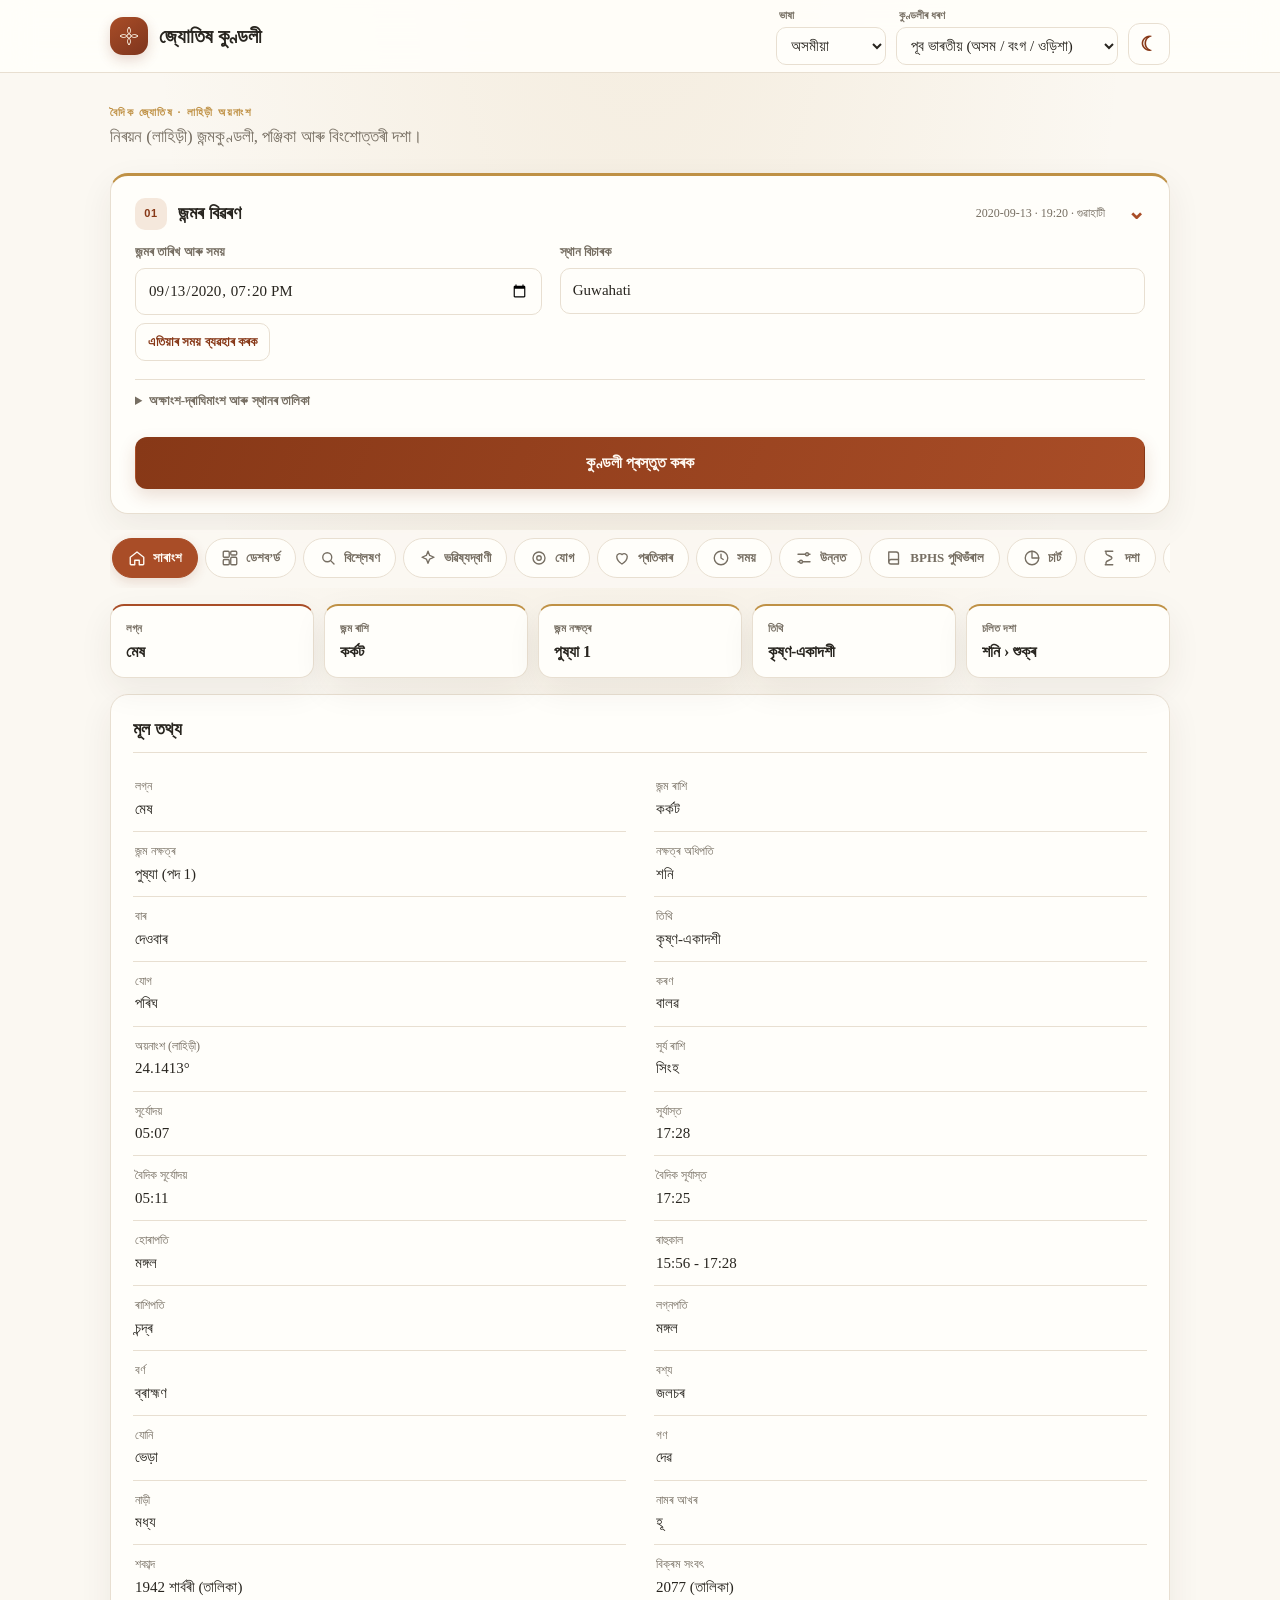
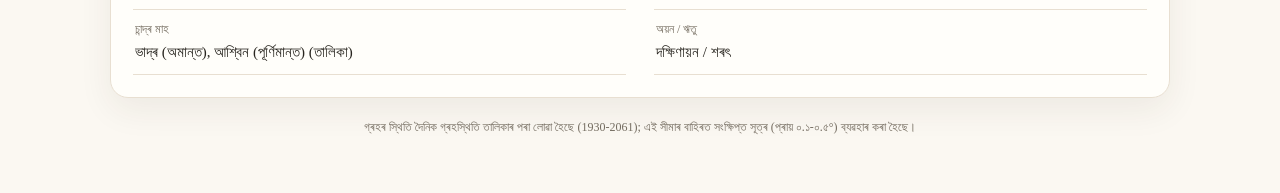
<file: index.html>
<!DOCTYPE html>
<html lang="as">
<head>
  <meta charset="utf-8">
  <meta name="viewport" content="width=device-width, initial-scale=1, viewport-fit=cover">
  <meta name="description" content="Free Vedic kundli in Assamese, Bengali, Hindi and English with birth chart, dasha, panchang, matching, BPHS guide, Pataki vedha map, Ashtakavarga reductions.">
  <meta name="theme-color" content="#fbf8f2">
  <title>Jyotish Kundli</title>
  <link rel="icon" href="data:image/svg+xml,%3Csvg xmlns='http://www.w3.org/2000/svg' viewBox='0 0 36 36' fill='%23a94d27'%3E%3Cpath d='M18 4.5c2.9 4 3.1 7.4 0 10.2-3.1-2.8-2.9-6.2 0-10.2Z'/%3E%3Cpath d='M18 31.5c-2.9-4-3.1-7.4 0-10.2 3.1 2.8 2.9 6.2 0 10.2Z'/%3E%3Cpath d='M4.5 18c4-2.9 7.4-3.1 10.2 0-2.8 3.1-6.2 2.9-10.2 0Z'/%3E%3Cpath d='M31.5 18c-4 2.9-7.4 3.1-10.2 0 2.8-3.1 6.2-2.9 10.2 0Z'/%3E%3Ccircle cx='18' cy='18' r='3.1'/%3E%3C/svg%3E">
  <link rel="stylesheet" href="css/style.css?v=18">
</head>
<body data-tab="sum">
  <header class="top">
    <div class="wrap">
      <a class="brand" href="#top" aria-label="Jyotish Kundli home">
        <span class="brand-mark" aria-hidden="true">
          <svg viewBox="0 0 36 36" fill="none"><path d="M18 4.5c2.9 4 3.1 7.4 0 10.2-3.1-2.8-2.9-6.2 0-10.2Z"/><path d="M18 31.5c-2.9-4-3.1-7.4 0-10.2 3.1 2.8 2.9 6.2 0 10.2Z"/><path d="M4.5 18c4-2.9 7.4-3.1 10.2 0-2.8 3.1-6.2 2.9-10.2 0Z"/><path d="M31.5 18c-4 2.9-7.4 3.1-10.2 0 2.8-3.1 6.2-2.9 10.2 0Z"/><circle cx="18" cy="18" r="3.1"/></svg>
        </span>
        <span class="brand-name" data-i="Jyotish Kundli">Jyotish Kundli</span>
      </a>
      <div class="ctl" aria-label="Display preferences">
        <div class="pref"><label for="lg" data-i="Language">Language</label><select id="lg"></select></div>
        <div class="pref style-pref"><label for="cs" data-i="Chart style">Chart style</label><select id="cs"><option value="e" data-i="East Indian (Assam / Bengal / Odisha)">East Indian (Assam / Bengal / Odisha)</option><option value="n" data-i="North Indian">North Indian</option><option value="s" data-i="South Indian">South Indian</option></select></div>
        <button id="th" class="ghost icon" type="button" aria-label="Light or dark theme" title="Light / dark">☼</button>
      </div>
    </div>
  </header>

  <noscript><p style="padding:24px;text-align:center;font-family:sans-serif">This kundli app needs JavaScript to calculate charts. Please enable JavaScript and reload.</p></noscript>
  <main id="top">
    <div class="intro">
      <p class="eyebrow">Vedic astrology · Lahiri ayanamsha</p>
      <p class="sub" data-i="Sidereal (Lahiri) birth chart, panchang and Vimshottari dasha.">Sidereal (Lahiri) birth chart, panchang and Vimshottari dasha.</p>
    </div>

    <details class="card birth-card" id="fd" open>
      <summary>
        <span class="summary-title"><span class="step">01</span><span data-i="Birth details">Birth details</span></span>
        <span id="fs" class="fs"></span>
      </summary>
      <div class="f birth-fields">
        <div class="date-field">
          <label for="dt" data-i="Date & time of birth">Date &amp; time of birth</label>
          <input id="dt" type="datetime-local" value="2020-09-13T19:20">
          <button id="nw" class="ghost sm" type="button" data-i="Use current time">Use current time</button>
        </div>
        <div class="place-field">
          <label for="ps" data-i="Search place">Search place</label>
          <input id="ps" data-ph="Type a city name…" placeholder="Type a city name…" autocomplete="off" aria-autocomplete="list" aria-expanded="false" aria-controls="pr">
          <div id="pr" class="pr" role="listbox" aria-label="Place suggestions"></div>
        </div>
      </div>
      <details class="adv">
        <summary data-i="Coordinates and place database">Coordinates and place database</summary>
        <div class="f advanced-fields">
          <div><label for="la" data-i="Latitude (N+)">Latitude (N+)</label><input id="la" type="number" step="any"></div>
          <div><label for="lo" data-i="Longitude (E+)">Longitude (E+)</label><input id="lo" type="number" step="any"></div>
          <div><label for="tz" data-i="UTC offset (hours)">UTC offset (hours)</label><input id="tz" type="number" step="0.25"></div>
          <div class="import-field"><label for="pf" data-i="Import your own place database (CSV or JSON with name, lat, lon, tz)">Import your own place database (CSV or JSON with name, lat, lon, tz)</label><input id="pf" type="file" accept=".csv,.json,.txt"><small id="pc"></small></div>
        </div>
      </details>
      <button id="go" class="wide" data-i="Generate Kundli">Generate Kundli</button>
    </details>

    <nav id="tb" class="tabs" role="tablist" aria-label="Sections"></nav>
    <div id="out" aria-live="polite"></div>

    <section class="card sc data-card" data-t="data">
      <h2 data-i="Ephemeris browser">Ephemeris browser</h2>
      <label for="ev" data-i="Date (1930-01-01 to 2061-01-09)">Date (1930-01-01 to 2061-01-09)</label>
      <input id="ev" type="date" min="1930-01-01" max="2061-01-09" value="2020-09-13"><div id="eo"></div>
    </section>
    <section class="card sc data-card" data-t="data">
      <h2 data-i="Panchang browser (Gauhati)">Panchang browser (Gauhati)</h2>
      <label for="pv" data-i="Date (1930-01-01 to 2041-02-01)">Date (1930-01-01 to 2041-02-01)</label>
      <input id="pv" type="date" min="1930-01-01" max="2041-02-01" value="2020-09-13"><div id="po"></div>
    </section>
    <section class="card match-card" data-t="match">
      <div class="section-heading"><span class="step">07</span><div><h2 data-i="Kundli Milan (matching)">Kundli Milan (matching)</h2></div></div>
      <p id="milan-text" data-i="Kundli matching is available in our separate Kundli Milan app.">Kundli matching is available in our separate Kundli Milan app.</p>
      <a id="milan-link" class="milan-btn" target="_blank" rel="noopener noreferrer" href="#" data-i="Open Kundli Milan app">Open Kundli Milan app</a>
    </section>
    <p class="footnote" data-i="Positions come from the supplied daily ephemeris table (1930-2061, cubic interpolation); outside that range compact formulas (about 0.1-0.5°) are used.">Positions come from the supplied daily ephemeris table (1930-2061, cubic interpolation); outside that range compact formulas (about 0.1-0.5&deg;) are used.</p>
  </main>

  <script src="js/config.js?v=18"></script>
  <script src="js/i18n.js?v=18"></script>
  <script src="js/i18n-pataki.js?v=18"></script>
  <script src="js/i18n-new.js?v=18"></script>
  <script src="js/i18n-pxas.js?v=18"></script>
  <script src="js/ephemeris.js"></script>
  <script src="js/panchang.js"></script>
  <script src="js/ashtaka.js?v=18"></script>
  <script src="js/yoga.js?v=18"></script>
  <script src="js/chart.js?v=18"></script>
  <script src="js/chakra.js?v=18"></script>
  <script src="js/dasha.js?v=18"></script>
  <script src="js/ui.js?v=18"></script>
  <script src="js/bphs.js?v=18"></script>
  <script src="js/sudarshana.js?v=18"></script>
  <script src="js/predict.js?v=18"></script>
  <script src="js/bhavarules.js?v=18"></script>
  <script src="js/remedy.js?v=18"></script>
  <script src="js/extras.js?v=18"></script>
  <script src="js/bphs2.js?v=18"></script>
  <script src="js/graphs.js?v=18"></script>
  <script src="js/app.js?v=18"></script>
  <script src="js/i18n-as.js?v=18"></script>
  <script src="js/ux.js?v=18"></script>
</body>
</html>
</file>
<file: css/style.css>
:root {
  color-scheme: light;
  --bg: #fbf8f2;
  --surface: #fffefa;
  --surface-soft: #f6f0e6;
  --text: #28251f;
  --muted: #766e62;
  --accent: #a94d27;
  --accent-strong: #873817;
  --accent-soft: #f5e8dc;
  --gold: #bf9145;
  --ac: var(--accent);
  --tx: var(--text);
  --mu: var(--muted);
  --chart-line: #8b3e22;
  --border: #e8dfd1;
  --shadow: 0 12px 34px rgba(61, 43, 24, .07);
  --radius: 18px;
  box-sizing: border-box;
  padding-top: env(safe-area-inset-top, 0px);
  padding-bottom: env(safe-area-inset-bottom, 0px);
}
:root[data-theme="dark"] {
  color-scheme: dark;
  --bg: #171511;
  --surface: #211e19;
  --surface-soft: #2b261f;
  --text: #f1eadf;
  --muted: #b3a691;
  --accent: #e69362;
  --accent-strong: #f1a477;
  --accent-soft: #38271f;
  --gold: #d6b36c;
  --chart-line: #efb183;
  --border: #3b342b;
  --shadow: 0 12px 34px rgba(0, 0, 0, .18);
}
@media (prefers-color-scheme: dark) {
  :root:not([data-theme="light"]) {
    color-scheme: dark;
    --bg: #171511;
    --surface: #211e19;
    --surface-soft: #2b261f;
    --text: #f1eadf;
    --muted: #b3a691;
    --accent: #e69362;
    --accent-strong: #f1a477;
    --accent-soft: #38271f;
    --gold: #d6b36c;
    --chart-line: #efb183;
    --border: #3b342b;
    --shadow: 0 12px 34px rgba(0, 0, 0, .18);
  }
}
*, *::before, *::after { box-sizing: inherit; }
html { scroll-behavior: smooth; scroll-padding-top: calc(var(--th, 72px) + 18px); }
body {
  margin: 0;
  background: radial-gradient(ellipse at 50% -25%, rgba(191, 145, 69, .13), transparent 56%), var(--bg);
  color: var(--text);
  font: 15px/1.55 Georgia, 'Times New Roman', 'Nirmala UI', 'Noto Sans Bengali', 'Noto Sans Devanagari', 'Bangla MN', serif;
  min-width: 320px;
}
button, input, select { box-sizing: border-box; max-width: 100%; font: inherit; }
main { width: min(100% - 40px, 1060px); margin: 0 auto; padding: 30px 0 56px; }
h1, h2, p { margin-top: 0; }
h1 { margin: 0; font-size: 21px; line-height: 1.15; color: var(--text); }
h2 { margin: 0 0 14px; color: var(--text); font-size: 18px; line-height: 1.35; }
small { color: var(--muted); }
.top {
  position: sticky; top: 0; z-index: 30;
  background: color-mix(in srgb, var(--surface) 93%, transparent);
  border-bottom: 1px solid var(--border);
  padding-top: env(safe-area-inset-top, 0px);
  backdrop-filter: blur(16px);
}
.top .wrap {
  width: min(100% - 40px, 1060px); min-height: 72px; margin: 0 auto;
  display: flex; align-items: center; justify-content: space-between; gap: 20px;
}
.brand { display: inline-flex; align-items: center; gap: 11px; color: inherit; text-decoration: none; }
.brand-mark {
  width: 38px; height: 38px; display: grid; place-items: center; flex: 0 0 auto;
  color: #fff8e9; background: linear-gradient(145deg, var(--accent), #7e351e);
  border-radius: 13px; box-shadow: 0 5px 13px rgba(137, 62, 29, .2);
}
.brand-mark svg { width: 24px; height: 24px; stroke: currentColor; stroke-width: 1.5; }
.brand-name { font-weight: 700; font-size: 20px; letter-spacing: -.35px; }
.ctl { display: flex; align-items: flex-end; gap: 10px; }
.pref { min-width: 110px; }
.pref.style-pref { min-width: 175px; }
.ctl label { display: block; margin: 0 0 3px 3px; color: var(--muted); font-size: 11px; }
.ctl select { min-height: 38px; padding: 6px 28px 6px 10px; }
label { display: block; margin: 0 0 6px; color: var(--muted); font-size: 13px; font-weight: 600; }
input, select {
  width: 100%; min-height: 46px; padding: 10px 12px;
  color: var(--text); background: var(--surface); border: 1px solid var(--border);
  border-radius: 10px; outline: none; transition: border-color .16s, box-shadow .16s, background .16s;
}
input::placeholder { color: color-mix(in srgb, var(--muted) 75%, transparent); }
input:hover, select:hover { border-color: color-mix(in srgb, var(--accent) 46%, var(--border)); }
input:focus, select:focus { border-color: var(--accent); box-shadow: 0 0 0 3px color-mix(in srgb, var(--accent) 16%, transparent); }
input[type="file"] { padding: 8px; font-size: 13px; }
input[type="file"]::file-selector-button { margin-right: 10px; border: 0; border-radius: 7px; padding: 7px 10px; color: var(--accent-strong); background: var(--accent-soft); cursor: pointer; }
button {
  min-height: 44px; margin-top: 12px; padding: 10px 18px; border: 1px solid transparent;
  border-radius: 10px; color: #fffaf3; background: var(--accent); font-weight: 700;
  cursor: pointer; transition: transform .14s, filter .14s, box-shadow .14s, background .14s;
}
button:hover { filter: brightness(1.06); box-shadow: 0 5px 14px rgba(130, 55, 26, .13); }
button:active { transform: translateY(1px); }
button:focus-visible, a:focus-visible, summary:focus-visible { outline: 3px solid color-mix(in srgb, var(--gold) 75%, white); outline-offset: 3px; }
button.ghost { color: var(--accent-strong); background: var(--surface); border-color: var(--border); }
button.ghost:hover { background: var(--accent-soft); }
button.icon { width: 42px; min-height: 42px; padding: 0; margin: 0; border-radius: 12px; font-size: 20px; }
button.sm { min-height: 38px; margin-top: 8px; padding: 7px 12px; font-size: 13px; }
button.wide { width: 100%; min-height: 52px; margin-top: 18px; border-radius: 12px; background: linear-gradient(110deg, var(--accent-strong), var(--accent)); box-shadow: 0 7px 17px rgba(133, 56, 26, .16); font-size: 16px; }
.intro { margin: 2px 0 22px; }
.eyebrow { margin: 0 0 5px; color: var(--gold); font: 700 11px/1.3 Arial, sans-serif; letter-spacing: .13em; text-transform: uppercase; }
.sub { max-width: 700px; margin: 0; color: var(--muted); font-size: 17px; }
.card {
  margin-bottom: 16px; padding: 22px; color: var(--text); background: var(--surface);
  border: 1px solid var(--border); border-radius: var(--radius); box-shadow: var(--shadow);
}
.birth-card { padding: 22px 24px 24px; border-top: 3px solid var(--gold); }
details { border-top: 1px solid var(--border); padding: 11px 0 0; }
summary { cursor: pointer; border-radius: 7px; }
details > summary { margin-bottom: 8px; }
details.card > summary { list-style: none; display: flex; align-items: center; justify-content: space-between; gap: 14px; }
details.card > summary::-webkit-details-marker { display: none; }
details.card > summary::after { content: '⌄'; margin-left: 8px; color: var(--accent); font: 700 22px/1 Arial, sans-serif; transform: translateY(-2px); }
details.card:not([open]) > summary::after { content: '＋'; font-size: 17px; }
.summary-title { display: inline-flex; align-items: center; gap: 11px; color: var(--text); font-size: 18px; font-weight: 700; }
.step { width: 32px; height: 32px; display: inline-grid; place-items: center; flex: 0 0 auto; color: var(--accent-strong); background: var(--accent-soft); border-radius: 10px; font: 700 11px/1 Arial, sans-serif; letter-spacing: .06em; }
.fs { max-width: 58%; margin-left: auto; color: var(--muted); font-size: 12px; font-weight: 400; text-align: right; }
.f { display: grid; grid-template-columns: repeat(2, minmax(0, 1fr)); gap: 16px; }
.f > div { min-width: 0; }
.birth-fields { grid-template-columns: minmax(230px, .82fr) minmax(280px, 1.18fr); gap: 18px; padding-top: 4px; }
.date-field, .place-field { min-width: 0; }
.place-field { position: relative; }
.adv { margin-top: 18px; border-top: 1px solid var(--border); }
.adv > summary { color: var(--muted); font-size: 13px; font-weight: 600; }
.advanced-fields { grid-template-columns: repeat(3, minmax(0, 1fr)); padding-top: 9px; }
.import-field { grid-column: 1 / -1; }
.pr { display: none; position: absolute; z-index: 12; top: calc(100% + 5px); left: 0; right: 0; max-height: 250px; overflow-y: auto; padding: 6px; background: var(--surface); border: 1px solid var(--border); border-radius: 12px; box-shadow: 0 12px 28px rgba(34, 28, 20, .16); }
.pr:not(:empty) { display: flex; flex-direction: column; gap: 3px; }
.pr button { width: 100%; min-height: 40px; margin: 0; padding: 8px 10px; color: var(--text); background: transparent; border: 0; border-radius: 8px; text-align: left; font-size: 13px; font-weight: 400; }
.pr button:hover, .pr button:focus-visible { color: var(--accent-strong); background: var(--accent-soft); box-shadow: none; }
.tabs {
  position: sticky; top: var(--th, 72px); z-index: 20; display: flex; align-items: center; gap: 7px;
  overflow-x: auto; margin: 0 0 16px; padding: 8px 2px 10px; background: color-mix(in srgb, var(--bg) 92%, transparent);
  backdrop-filter: blur(10px); scrollbar-width: none;
}
.tabs::-webkit-scrollbar { display: none; }
.tabs button { min-height: 40px; flex: 0 0 auto; margin: 0; padding: 7px 15px; color: var(--muted); background: var(--surface); border: 1px solid var(--border); border-radius: 999px; font-size: 13px; font-weight: 600; }
.tabs button[aria-selected="true"] { color: #fffaf3; background: var(--accent); border-color: var(--accent); box-shadow: 0 4px 12px rgba(137, 57, 27, .16); }
.tabs .pr-btn { margin-left: 4px; flex: 0 0 auto; color: var(--accent-strong); background: transparent; border-color: transparent; }
body [data-t] { display: none; }
body[data-tab="sum"] [data-t="sum"], body[data-tab="analysis"] [data-t="analysis"], body[data-tab="predict"] [data-t="predict"], body[data-tab="yoga"] [data-t="yoga"], body[data-tab="remedy"] [data-t="remedy"], body[data-tab="timing"] [data-t="timing"], body[data-tab="dash"] [data-t="dash"], body[data-tab="advanced"] [data-t="advanced"], body[data-tab="bphs"] [data-t="bphs"], body[data-tab="jaimini"] [data-t="jaimini"], body[data-tab="chart"] [data-t="chart"], body[data-tab="dasha"] [data-t="dasha"], body[data-tab="chakra"] [data-t="chakra"], body[data-tab="more"] [data-t="more"], body[data-tab="match"] [data-t="match"], body[data-tab="data"] [data-t="data"] { display: block; }
#out > section { display: none; }
body[data-tab="sum"] #out > [data-t="sum"], body[data-tab="analysis"] #out > [data-t="analysis"], body[data-tab="predict"] #out > [data-t="predict"], body[data-tab="yoga"] #out > [data-t="yoga"], body[data-tab="remedy"] #out > [data-t="remedy"], body[data-tab="timing"] #out > [data-t="timing"], body[data-tab="dash"] #out > [data-t="dash"], body[data-tab="advanced"] #out > [data-t="advanced"], body[data-tab="bphs"] #out > [data-t="bphs"], body[data-tab="jaimini"] #out > [data-t="jaimini"], body[data-tab="chart"] #out > [data-t="chart"], body[data-tab="dasha"] #out > [data-t="dasha"], body[data-tab="chakra"] #out > [data-t="chakra"], body[data-tab="more"] #out > [data-t="more"] { display: block; }
.hero { display: grid; grid-template-columns: repeat(5, minmax(0, 1fr)); gap: 10px; margin: 0 0 16px; }
.hero div { min-width: 0; padding: 15px 15px 14px; background: var(--surface); border: 1px solid var(--border); border-top: 2px solid var(--gold); border-radius: 14px; box-shadow: var(--shadow); }
.hero div:first-child { border-top-color: var(--accent); }
.hero small { display: block; margin-bottom: 6px; color: var(--muted); font: 600 11px/1.3 Arial, sans-serif; }
.hero b { display: block; color: var(--text); font-size: 16px; line-height: 1.35; overflow-wrap: anywhere; }
.g { display: grid; grid-template-columns: repeat(2, minmax(0, 1fr)); column-gap: 28px; }
.g div { min-width: 0; padding: 10px 2px; border-bottom: 1px solid var(--border); }
.g b { display: block; margin-bottom: 2px; color: var(--muted); font-size: 12px; font-weight: 400; }
.sc { overflow-x: auto; }
table { width: 100%; border-collapse: collapse; font-size: 14px; }
td, th { padding: 10px 12px; border-bottom: 1px solid var(--border); text-align: left; white-space: nowrap; }
th { color: var(--muted); background: var(--surface-soft); font-size: 12px; font-weight: 700; }
thead th:first-child, tr:first-child th:first-child { border-radius: 8px 0 0 8px; }
tbody tr:nth-child(even) td { background: color-mix(in srgb, var(--surface-soft) 48%, transparent); }
tbody tr:hover td, table tr:hover td { background: var(--accent-soft); }
tr.now td { background: var(--accent-soft); color: var(--accent-strong); font-weight: 700; }
td.w, p.w { white-space: normal; }
td.w { min-width: 240px; font-size: 13px; }
.bar { display: grid; grid-template-columns: repeat(auto-fit, minmax(180px, 1fr)); gap: 12px; margin-bottom: 16px; }
.ch { display: grid; grid-template-columns: repeat(4, 1fr); max-width: 450px; margin: 8px auto; overflow: hidden; border: 2px solid var(--accent); border-radius: 5px; background: var(--surface-soft); }
.ch div { min-height: 82px; padding: 6px; border: 1px solid var(--border); font-size: 12px; }
.ch i { display: block; color: var(--muted); font-size: 10px; }
.ch .c { grid-column: 2 / 4; grid-row: 2 / 4; display: flex; align-items: center; justify-content: center; color: var(--accent); text-align: center; font-size: 14px; }
.l { outline: 2px solid var(--accent); outline-offset: -2px; }
.nv { display: grid; grid-template-columns: repeat(3, minmax(0, 1fr)); gap: 9px; margin: 12px 0; }
.nv div { display: flex; flex-direction: column; gap: 3px; padding: 11px; background: var(--surface); border: 1px solid var(--border); border-radius: 12px; font-size: 13px; }
.nv i { color: var(--muted); font-size: 11px; font-style: normal; }
.nv em { min-height: 17px; color: var(--accent-strong); font-size: 12px; font-style: normal; }
.nv small { font-size: 11px; }
.nv .tg { background: color-mix(in srgb, #3c8c50 11%, var(--surface)); }
.nv .tb { background: color-mix(in srgb, #be3c32 10%, var(--surface)); }
.nv .tn { background: color-mix(in srgb, var(--muted) 8%, var(--surface)); }
.section-heading { display: flex; align-items: center; gap: 12px; margin-bottom: 18px; }
.section-heading h2 { margin: 0; }
.match-card .section-heading { margin-bottom: 18px; }
#out .card > h2, .data-card h2 { padding-bottom: 11px; border-bottom: 1px solid var(--border); }
#out svg { max-width: 460px !important; padding: 8px; background: var(--surface-soft); border: 1px solid var(--border); border-radius: 14px; }
#out svg text { font-family: inherit; }
.footnote { max-width: 850px; margin: 20px auto 0; color: var(--muted); font-size: 12px; line-height: 1.6; text-align: center; }
#pc { display: inline-block; margin-top: 5px; }
@media (max-width: 860px) {
  main, .top .wrap { width: min(100% - 32px, 700px); }
  .hero { grid-template-columns: repeat(3, minmax(0, 1fr)); }
  .tabs .pr-btn { margin-left: 0; }
}
@media (max-width: 600px) {
  .top .wrap { min-height: 0; padding: 10px 0; align-items: center; flex-wrap: wrap; gap: 10px; }
  .brand-name { font-size: 18px; }
  .brand-mark { width: 34px; height: 34px; border-radius: 11px; }
  .ctl { width: 100%; display: grid; grid-template-columns: minmax(95px, .8fr) minmax(140px, 1.3fr) 42px; gap: 7px; align-items: end; }
  .pref, .pref.style-pref { min-width: 0; }
  .ctl select { width: 100%; min-height: 38px; max-width: none; padding: 5px 24px 5px 8px; font-size: 12px; }
  .ctl label { margin-left: 1px; }
  .ctl .icon { width: 40px; min-height: 38px; }
  main { width: min(100% - 28px, 540px); padding: 22px 0 38px; }
  .intro { margin-bottom: 16px; }
  .sub { font-size: 15px; }
  .card { padding: 17px; border-radius: 15px; }
  .birth-card { padding: 17px; }
  .summary-title { font-size: 16px; }
  .fs { max-width: 45%; font-size: 11px; }
  .birth-fields, .f { grid-template-columns: 1fr; gap: 13px; }
  .advanced-fields { grid-template-columns: repeat(2, minmax(0, 1fr)); }
  .hero { grid-template-columns: repeat(2, minmax(0, 1fr)); gap: 8px; }
  .hero div { padding: 12px; }
  .hero b { font-size: 14px; }
  .g { grid-template-columns: 1fr 1fr; column-gap: 14px; }
  .g div { padding: 8px 0; font-size: 13px; overflow-wrap: anywhere; }
  .g b { font-size: 11px; }
  .tabs { gap: 6px; margin: 0 -2px 12px; padding: 7px 2px 9px; }
  .tabs button { min-height: 38px; padding: 6px 12px; font-size: 12px; }
  .tabs .pr-btn { padding-inline: 10px; }
  .nv { grid-template-columns: repeat(2, minmax(0, 1fr)); gap: 7px; }
  td, th { padding: 9px; font-size: 12px; }
  .ch div { min-height: 70px; padding: 4px; font-size: 11px; }
}
@media (max-width: 390px) {
  main, .top .wrap { width: calc(100% - 24px); }
  .hero { grid-template-columns: 1fr 1fr; }
  .g { grid-template-columns: 1fr; }
  .advanced-fields { grid-template-columns: 1fr; }
  .import-field { grid-column: auto; }
  .fs { display: none; }
  .tabs .pr-btn { display: none; }
}
@media (prefers-reduced-motion: reduce) {
  *, *::before, *::after { scroll-behavior: auto !important; transition-duration: .01ms !important; animation-duration: .01ms !important; }
}
@media print {
  .top, .tabs, #fd, button { display: none !important; }
  body [data-t], #out > section { display: block !important; }
  body { background: #fff; color: #111; }
  main { width: 100%; padding: 0; }
  .card { break-inside: avoid; border-color: #bbb; box-shadow: none; }
  details > * { display: block; }
}

.analysis-card h2 { margin-bottom: 16px; }
.analysis-list { display: grid; grid-template-columns: repeat(2, minmax(0, 1fr)); gap: 11px; }
.analysis-item { min-width: 0; padding: 14px; background: var(--surface-soft); border: 1px solid var(--border); border-radius: 13px; }
.analysis-top { display: flex; align-items: flex-start; justify-content: space-between; gap: 10px; margin-bottom: 8px; }
.analysis-top b { font-size: 15px; line-height: 1.35; }
.analysis-status { display: inline-flex; align-items: center; flex: 0 0 auto; padding: 4px 8px; border-radius: 999px; font: 700 10px/1.2 Arial, sans-serif; letter-spacing: .02em; }
.analysis-status.is-present { color: #27633a; background: #e4f1e5; }
.analysis-status.is-caution { color: #805315; background: #f5ebd4; }
.analysis-status.is-neutral { color: var(--muted); background: var(--surface); }
:root[data-theme="dark"] .analysis-status.is-present { color: #b9e5c1; background: #24382a; }
:root[data-theme="dark"] .analysis-status.is-caution { color: #f2d49a; background: #3a3020; }
.analysis-item p { margin: 0 0 7px; font-size: 13px; line-height: 1.45; }
.analysis-item small { display: block; line-height: 1.45; }
.analysis-source { margin-top: 9px; color: var(--accent-strong); font: 600 11px/1.4 Arial, sans-serif; }
.analysis-note { margin: 14px 0 0; padding-top: 11px; color: var(--muted); border-top: 1px solid var(--border); font-size: 12px; line-height: 1.55; }
.analysis-empty { margin: 0; color: var(--muted); }
.analysis-disclaimer { border-left: 3px solid var(--gold); }
.analysis-disclaimer b { display: block; margin-bottom: 5px; }
.analysis-disclaimer p { margin: 0; color: var(--muted); font-size: 13px; line-height: 1.6; }
@media (max-width: 600px) { .analysis-list { grid-template-columns: 1fr; } }

.analysis-theme { margin: 8px 0 0 !important; color: var(--muted); font-size: 12px !important; line-height: 1.5 !important; }

/* BPHS chapter library and sign-based research tables */
.bphs-intro { color: var(--muted); margin: 0 0 14px; }
.bphs-library-head { margin-bottom: 14px; }
.bphs-library-head > p { color: var(--muted); max-width: 75ch; }
.bphs-library-head label { display: block; font-weight: 700; margin: 14px 0 5px; }
#bphs-search { display: block; width: 100%; min-height: 46px; border: 1px solid var(--border); border-radius: 12px; padding: 10px 13px; background: var(--surface); color: var(--text); }
#bphs-search:focus-visible { outline: 3px solid var(--accent); outline-offset: 2px; }
#bphs-search-count { font-size: 13px; margin: 7px 0 0; }
.bphs-entries { display: grid; gap: 8px; }
.bphs-entry { border: 1px solid var(--border); border-radius: 13px; overflow: clip; background: var(--surface); box-shadow: 0 3px 11px rgba(45, 35, 23, .035); }
.bphs-entry[hidden] { display: none; }
.bphs-entry summary { cursor: pointer; display: flex; align-items: center; justify-content: space-between; gap: 14px; min-height: 48px; padding: 10px 15px; color: var(--text); }
.bphs-entry summary::marker { color: var(--accent); }
.bphs-entry summary:hover { background: var(--surface-soft); }
.bphs-count { color: var(--muted); font-size: 12px; white-space: nowrap; }
.bphs-entry-body { border-top: 1px solid var(--border); padding: 13px 16px 16px; }
.bphs-entry-body > p { margin: 0 0 11px; max-width: 88ch; }
.bphs-sub { margin-top: 10px; }
.bphs-sub b { color: var(--accent-strong); font-size: 13px; }
.bphs-sub ul { margin: 5px 0 0; padding-left: 20px; color: var(--muted); }
.bphs-sub li + li { margin-top: 4px; }
.bphs-entry-body small { display: block; color: var(--muted); margin-top: 13px; }
.bphs-entries + .analysis-disclaimer { margin-top: 14px; }
#out section[data-t="analysis"] .card { margin-top: 14px; }
#out section[data-t="analysis"] .card h2 { margin-top: 0; }
#out section[data-t="analysis"] .sc { overflow-x: auto; }
#out section[data-t="analysis"] table { min-width: 560px; }
#out section[data-t="analysis"] td.w { min-width: 230px; }
@media (max-width: 600px) {
  .bphs-entry summary { align-items: flex-start; padding: 11px 12px; }
  .bphs-entry-body { padding: 12px; }
  #out section[data-t="analysis"] table { min-width: 520px; }
}

.bphs-stats { color: var(--accent-strong) !important; font-size: 13px; font-weight: 700; }

.bphs-entry summary::after { content: '＋'; flex: 0 0 auto; color: var(--accent); font: 700 15px/1 Arial, sans-serif; }
.bphs-entry[open] > summary::after { content: '−'; }

/* Source-faithful BPHS yoga outcomes */
.analysis-result-block { margin-top: 10px; padding: 10px 11px; border-left: 3px solid var(--accent); border-radius: 0 9px 9px 0; background: var(--surface); }
.analysis-result { margin: 0; color: var(--text); font-size: 13px; line-height: 1.55; }
.analysis-result b { color: var(--accent-strong); }
.analysis-qualifier { margin: 7px 0 0; color: var(--muted); font-size: 12px; line-height: 1.5; }
.historical-redaction { color: var(--accent-strong); font-weight: 650; }
.yoga-results-card table { min-width: 960px; }
.yoga-results-card td:last-child { min-width: 340px; max-width: 600px; white-space: normal; vertical-align: top; }

.bphs-yoga-rule { margin-top: 7px; padding: 0; border: 1px solid var(--border); border-radius: 9px; background: var(--surface); }
.bphs-yoga-rule summary { min-height: 38px; padding: 8px 10px; color: var(--text); font-size: 13px; }
.bphs-yoga-rule > div { padding: 0 10px 10px; }
.bphs-yoga-rule p { margin: 6px 0 0; font-size: 12px; line-height: 1.5; }
.bphs-computability { color: var(--muted); }

/* Jaimini reference tables and BPHS Sudarshana Chakra */
.jaimini-intro { border-top: 3px solid var(--gold); }
.jaimini-intro small { display: block; }
.jaimini-table { min-width: 760px; }
.jaimini-table td small { display: block; margin-top: 3px; color: var(--muted); font-size: 11px; white-space: normal; }
.jaimini-table td.j-method { min-width: 235px; max-width: 420px; white-space: normal; font-size: 12px; }
.argala-table { min-width: 1060px; }
.argala-table td { white-space: normal; }
.argala-table td small { display: block; margin: 3px 0 0; }
.chara-table { min-width: 1250px; }
.chara-table td.j-method { min-width: 300px; }
.jaimini-active { margin: 0 0 12px; padding: 12px 14px; color: var(--accent-strong); background: var(--accent-soft); border-left: 3px solid var(--accent); border-radius: 8px; }
.sudarshana-wrap { width: min(100%, 500px); margin: 12px auto 10px; }
#out svg.sudarshana-svg { display: block; width: 100%; max-width: 500px; height: auto; margin: 0 auto; padding: 8px; background: var(--surface); border: 1px solid var(--border); border-radius: 16px; }
#out svg.sudarshana-svg line, #out svg.sudarshana-svg circle { stroke: var(--chart-line); stroke-width: 1.7; vector-effect: non-scaling-stroke; }
#out svg.sudarshana-svg text { fill: var(--text); stroke: none; font-family: Arial, sans-serif; }
#out svg.sudarshana-svg .sud-house { font-size: 10px; font-weight: 700; }
#out svg.sudarshana-svg .sud-planets { font-size: 9px; }
#out svg.sudarshana-svg .sud-center { font-size: 10px; font-weight: 700; }
#out svg.sudarshana-svg .sud-center-sub { font-size: 9px; fill: var(--muted); }
.sudarshana-legend { display: flex; justify-content: center; flex-wrap: wrap; gap: 8px 16px; margin: 10px 0 14px; color: var(--muted); font-size: 12px; }
.sudarshana-legend span { display: inline-flex; align-items: center; gap: 6px; }
.legend-dot { display: inline-block; width: 10px; height: 10px; border: 1px solid var(--chart-line); border-radius: 50%; }
.inner-dot { background: var(--surface-soft); }
.middle-dot { background: var(--accent-soft); }
.outer-dot { background: var(--gold); }
.sud-table-details { margin: 12px 0 16px; }
.sud-table-details > summary { color: var(--accent-strong); font-weight: 700; }
.sudarshana-table { min-width: 650px; }
.sudarshana-table td { white-space: normal; min-width: 135px; }
.sudarshana-table td:first-child { min-width: 65px; }
.sud-cycle { margin: 16px 0 12px; padding: 16px; background: var(--surface-soft); border: 1px solid var(--border); border-radius: 14px; }
.sud-cycle h3 { margin: 0 0 5px; font-size: 16px; }
.sud-cycle > p { margin: 0 0 12px; color: var(--muted); font-size: 12px; }
.sud-periods { display: grid; grid-template-columns: repeat(3, minmax(0, 1fr)); gap: 9px; margin-bottom: 10px; }
.sud-period { min-width: 0; padding: 11px; background: var(--surface); border: 1px solid var(--border); border-radius: 10px; }
.sud-period b { display: block; margin-bottom: 5px; color: var(--accent-strong); }
.sud-period small { display: block; overflow-wrap: anywhere; font-size: 11px; }
.sud-cycle > small { display: block; }
.sud-caution, .sud-cycle-note { margin: 12px 0; padding: 11px 13px; color: var(--text); background: var(--accent-soft); border-left: 3px solid var(--gold); border-radius: 8px; }
@media (max-width: 700px) {
  .sud-periods { grid-template-columns: 1fr; }
  #out svg.sudarshana-svg { padding: 3px; }
  #out svg.sudarshana-svg .sud-house { font-size: 11px; }
  #out svg.sudarshana-svg .sud-planets { font-size: 9px; }
}

.table-scroll-hint { display: block; margin: 0 0 8px; color: var(--muted); font-size: 11px; }

/* Source-grounded Pataki Rishta diagram and BPHS exploration tools */
.pataki-card .section-heading{align-items:flex-start}
.pataki-card .section-heading h2{margin:0 0 4px}
.pataki-layout{display:grid;grid-template-columns:minmax(280px,.95fr) minmax(0,1.2fr);gap:22px;align-items:start}
.pataki-diagram-wrap{min-width:0;padding:12px;background:var(--surface-soft);border:1px solid var(--border);border-radius:14px}
.pataki-controls{display:flex;align-items:end;justify-content:flex-end;gap:10px;margin-bottom:6px}
.pataki-controls label{margin:0;color:var(--muted);font-size:12px}
.pataki-controls select{width:auto;min-width:150px;min-height:38px;padding:5px 28px 5px 9px;font-size:13px}
#out svg.pataki-svg{width:100%;max-width:560px!important;height:auto;display:block;margin:0 auto;padding:2px;background:var(--surface-soft);border:0;border-radius:0;overflow:visible}
.pataki-frame{fill:var(--surface);stroke:var(--chart-line);stroke-width:2.2}
.pataki-grid-line{fill:none;stroke:var(--chart-line);stroke-width:1.4;vector-effect:non-scaling-stroke}
.pataki-flag{fill:none;stroke:var(--chart-line);stroke-width:1.4;vector-effect:non-scaling-stroke}
.pataki-vedha-line{stroke:var(--gold);stroke-width:3;opacity:.8;vector-effect:non-scaling-stroke}
.pataki-vedha-line.pataki-moon-mark{stroke:var(--accent);stroke-width:3;opacity:.7}
.pataki-house-sign{font:700 13px Arial,sans-serif;fill:var(--text)}
.pataki-house-planets{font:700 11px Arial,sans-serif;fill:var(--accent-strong)}
.pataki-center-label{font:700 12px Arial,sans-serif;fill:var(--muted);letter-spacing:.08em}
.pataki-house.pataki-lagna-mark .pataki-house-sign{fill:var(--accent-strong)}
.pataki-house.pataki-moon-mark .pataki-house-sign{text-decoration:underline;text-decoration-color:var(--gold);text-decoration-thickness:2px}
.pataki-legend{display:flex;flex-wrap:wrap;justify-content:center;gap:12px;margin:2px 0 0;color:var(--muted);font-size:11px}
.pataki-legend span{display:inline-flex;align-items:center;gap:5px}
.pataki-legend i{width:11px;height:11px;display:inline-block;border:2px solid var(--accent);border-radius:50%}
.pataki-legend .legend-moon{border-color:var(--gold)}
.pataki-legend .legend-vedha{height:0;border:0;border-top:2px dashed var(--gold);border-radius:0}
.pataki-side{min-width:0}
.pataki-side h3{margin:5px 0 6px;font-size:15px}
.pataki-side p{margin:0 0 9px;color:var(--muted);font-size:13px}
.pataki-side .sc{margin-bottom:14px}
.pataki-side table{font-size:12px}
.pataki-side th,.pataki-side td{padding:7px 8px}
.pataki-notice{margin-top:16px;padding:12px 14px;color:var(--muted);background:var(--surface-soft);border-left:3px solid var(--gold);border-radius:8px;font-size:12px;line-height:1.55}
.pataki-notice b{color:var(--text)}
.av-shodhana{margin-top:16px;padding-top:14px}
.av-shodhana>summary{color:var(--accent-strong);font-weight:700}
.av-shodhana>p{max-width:850px;color:var(--muted);font-size:13px}
.av-controls{max-width:320px;margin:12px 0}
.av-controls select{min-height:40px}
.av-shodhana-table td:not(:first-child),.av-shodhana-table th:not(:first-child){text-align:center}
.av-total td{font-weight:700;border-top:2px solid var(--border)}
.av-lagna{display:flex;flex-wrap:wrap;gap:5px 10px;align-items:center;margin:12px 0 6px;padding:10px 12px;background:var(--surface-soft);border:1px solid var(--border);border-radius:10px;font-size:12px}
.av-lagna span{flex:1 1 100%;color:var(--muted);overflow-wrap:anywhere}
.av-lagna>b:last-child{margin-left:auto;color:var(--accent-strong)}
.varga-counts{display:grid;grid-template-columns:repeat(auto-fit,minmax(175px,1fr));gap:7px;margin:12px 0}
.varga-count{padding:8px 10px;color:var(--muted);background:var(--surface-soft);border:1px solid var(--border);border-radius:9px;font-size:11px}
.varga-count b{color:var(--text)}
.varga-matrix th,.varga-matrix td{padding:7px 8px;font-size:11px}
.varga-matrix td:nth-child(n+4),.varga-matrix thead th:nth-child(n+4){min-width:44px;text-align:center}
.varga-matrix tbody th{white-space:nowrap}
.varga-matrix tbody tr:hover td{background:var(--accent-soft)}
@media(max-width:760px){.pataki-layout{grid-template-columns:1fr;gap:14px}.pataki-diagram-wrap{max-width:520px;margin:0 auto;width:100%}.pataki-side .sc{max-width:100%}}
@media(max-width:600px){.pataki-diagram-wrap{padding:8px}.pataki-controls{justify-content:space-between}.pataki-controls select{min-width:0;width:55%}.pataki-side h3{margin-top:10px}.pataki-side th,.pataki-side td{padding:7px 6px;font-size:11px}.varga-counts{grid-template-columns:repeat(2,minmax(0,1fr));gap:6px}.varga-count{padding:7px;font-size:10px}}


/* Pataki Rishta Chakra Enhanced Styles */
.pataki-lords-banner {
  display: flex;
  flex-wrap: wrap;
  gap: 16px;
  background: var(--surface-soft);
  border: 1px solid var(--border);
  border-radius: 10px;
  padding: 10px 14px;
  margin-bottom: 14px;
  font-size: 13px;
}
.pataki-lord-item span { color: var(--muted); }
.pataki-dandesh-tag { color: #d9381e; font-weight: bold; }
.pataki-prediction-box {
  border-radius: 12px;
  padding: 16px;
  margin-bottom: 18px;
  border-left: 4px solid var(--gold);
  background: var(--surface-soft);
}
.pataki-pred-header {
  display: flex;
  flex-wrap: wrap;
  justify-content: space-between;
  align-items: center;
  gap: 10px;
  margin-bottom: 10px;
}
.pataki-pred-badge {
  font-weight: 700;
  font-size: 13px;
  padding: 4px 12px;
  border-radius: 6px;
  letter-spacing: 0.04em;
}
.pataki-year-badge {
  font-size: 12.5px;
  font-weight: 600;
  padding: 4px 10px;
  border-radius: 6px;
  background: var(--surface);
  border: 1px solid var(--border);
}
.pataki-year-danger { color: #c81e1e; border-color: #fca5a5; background: #fff1f2; }
.pataki-year-warning { color: #b45309; border-color: #fde68a; background: #fffbeb; }
.pataki-year-safe { color: #15803d; border-color: #bbf7d0; background: #f0fdf4; }

.pataki-status-saved .pataki-pred-badge { background: #e6f7ec; color: #1b7a3a; }
.pataki-status-fatal .pataki-pred-badge { background: #fde8e8; color: #c81e1e; }
.pataki-status-handicap .pataki-pred-badge { background: #fef3c7; color: #92400e; }
.pataki-status-family .pataki-pred-badge { background: #ede9fe; color: #5b21b6; }
.pataki-status-obs .pataki-pred-badge { background: #e0f2fe; color: #0369a1; }

.pataki-pred-desc { font-size: 13.5px; line-height: 1.55; margin: 0 0 12px; }
.pataki-rashi-metrics {
  display: flex;
  flex-wrap: wrap;
  gap: 16px;
  font-size: 12px;
  color: var(--muted);
  border-top: 1px dashed var(--border);
  padding-top: 10px;
  margin-bottom: 12px;
}
.pataki-remedies-section {
  background: var(--surface);
  border: 1px solid var(--border);
  border-radius: 8px;
  padding: 10px 14px;
}
.pataki-remedies-section h4 {
  margin: 0 0 6px;
  font-size: 12.5px;
  text-transform: uppercase;
  color: var(--accent-strong);
}
.pataki-remedies-section ul {
  margin: 0;
  padding-left: 18px;
  font-size: 12.5px;
  line-height: 1.6;
}


/* Print: clean kundli output */
@media print {
  header.top .ctl, .tabs, #fd, .match-card button, #nw, .ghost, .footnote, .pataki-controls, #ev, #pv, .pr { display: none !important; }
  body { background: #fff; }
  .card, .sc { box-shadow: none; border: 1px solid #ddd; break-inside: avoid; }
  .pataki-diagram-wrap { -webkit-print-color-adjust: exact; print-color-adjust: exact; }
  details#fd { display: none; }
}

/* v18: predictions, yogas and remedies */
#out section[data-t="predict"] .card, #out section[data-t="yoga"] .card, #out section[data-t="remedy"] .card { margin-top: 14px; }
#out section[data-t="predict"] .card h2, #out section[data-t="yoga"] .card h2, #out section[data-t="remedy"] .card h2 { margin-top: 0; }
#out section[data-t="predict"] .sc, #out section[data-t="remedy"] .sc { overflow-x: auto; }
#out section[data-t="predict"] table, #out section[data-t="remedy"] table { min-width: 560px; }
#out section[data-t="predict"] td.w, #out section[data-t="remedy"] td.w { min-width: 230px; }
#out section[data-t="yoga"] h3 { margin: 18px 0 6px; font-size: 1.02rem; color: var(--accent-strong); }
.px-y > summary, .px-a > summary, .px-p > summary { cursor: pointer; }
.px-b, .px-rate { display: inline-block; padding: 1px 8px; border-radius: 999px; font-size: .78rem; font-weight: 700; margin-right: 4px; }
.px-good, .px-r3, .px-r4 { color: #27633a; background: #e4f1e5; }
.px-bad, .px-r0 { color: #8a2c1d; background: #f9e3df; }
.px-mixed, .px-r2 { color: #7a5a12; background: #f6ecd2; }
.px-r1 { color: #8a4a12; background: #fbe6d0; }
:root[data-theme="dark"] .px-good, :root[data-theme="dark"] .px-r3, :root[data-theme="dark"] .px-r4 { color: #b9e5c1; background: #24382a; }
:root[data-theme="dark"] .px-bad, :root[data-theme="dark"] .px-r0 { color: #f3b8ae; background: #44241f; }
:root[data-theme="dark"] .px-mixed, :root[data-theme="dark"] .px-r2 { color: #f2d49a; background: #3a3020; }
:root[data-theme="dark"] .px-r1 { color: #f3c79a; background: #402c1c; }
@media (prefers-color-scheme: dark) {
  :root:not([data-theme="light"]) .px-good, :root:not([data-theme="light"]) .px-r3, :root:not([data-theme="light"]) .px-r4 { color: #b9e5c1; background: #24382a; }
  :root:not([data-theme="light"]) .px-bad, :root:not([data-theme="light"]) .px-r0 { color: #f3b8ae; background: #44241f; }
  :root:not([data-theme="light"]) .px-mixed, :root:not([data-theme="light"]) .px-r2 { color: #f2d49a; background: #3a3020; }
  :root:not([data-theme="light"]) .px-r1 { color: #f3c79a; background: #402c1c; }
}
.px-t td:first-child { white-space: nowrap; font-weight: 600; }

#out section[data-t="timing"] .card { margin-top: 14px; }
#out section[data-t="timing"] .card h2 { margin-top: 0; }
#out section[data-t="timing"] .sc { overflow-x: auto; }
#out section[data-t="timing"] table { min-width: 560px; }
.px-btn { padding: 9px 18px; border: 0; border-radius: 10px; background: var(--accent-strong, #8a3a1e); color: #fff; font-weight: 700; cursor: pointer; }

#out section[data-t="advanced"] .card { margin-top: 14px; }
#out section[data-t="advanced"] .card h2 { margin-top: 0; }
#out section[data-t="advanced"] .sc { overflow-x: auto; }
#out section[data-t="advanced"] table { min-width: 620px; }

/* v18: print and Kundli Milan link */
@media print {
  #out > section[data-t="bphs"], #out > section[data-t="match"], body [data-t="bphs"], body [data-t="match"], .pr-btn { display: none !important; }
}
.milan-btn { display: inline-block; padding: 11px 22px; border-radius: 12px; background: var(--accent-strong, #8a3a1e); color: #fff; font-weight: 700; text-decoration: none; }
.milan-btn.is-off { opacity: .55; cursor: not-allowed; }

/* v18 fix: planet remedy tables and details stay inside their cards */
#out section[data-t="remedy"] table.px-t { min-width: 0; width: 100%; table-layout: fixed; border-collapse: collapse; margin: 8px 0 4px; }
.px-t th, .px-t td { word-break: break-word; overflow-wrap: anywhere; vertical-align: top; }
.px-t th:nth-child(1), .px-t td:nth-child(1) { width: 22%; white-space: normal; }
.px-t th:nth-child(3), .px-t td:nth-child(3) { width: 24%; color: var(--muted); font-size: .92em; }
.px-p, .px-a, .px-y { padding: 6px 0; border-bottom: 1px solid var(--border); }
.px-p > summary, .px-a > summary, .px-y > summary { display: flex; flex-wrap: wrap; align-items: baseline; gap: 4px 8px; padding: 4px 0; }
.px-p > p, .px-a > p, .px-y > p, .px-p > table { margin-left: 0; margin-right: 0; }
#out section[data-t="remedy"] .card, #out section[data-t="predict"] .card, #out section[data-t="yoga"] .card, #out section[data-t="timing"] .card, #out section[data-t="advanced"] .card { min-width: 0; max-width: 100%; overflow-wrap: anywhere; }
@media (max-width: 760px) {
  #out section[data-t="remedy"] table.px-t, #out section[data-t="remedy"] table.px-t tbody, #out section[data-t="remedy"] table.px-t tr, #out section[data-t="remedy"] table.px-t td { display: block; width: 100% !important; }
  #out section[data-t="remedy"] table.px-t tr:first-child { display: none; }
  #out section[data-t="remedy"] table.px-t tr { border: 1px solid var(--border); border-radius: 10px; margin: 8px 0; padding: 6px 10px; background: var(--surface-soft); }
  #out section[data-t="remedy"] table.px-t td { border: 0; padding: 2px 0; font-size: 13.5px; }
  .px-t td:nth-child(1) { font-weight: 700; color: var(--accent-strong); }
  .px-t td:nth-child(3) { font-size: 12px; }
}
.px-t td, .px-t th { white-space: normal !important; }
@media (max-width: 760px) { #out section[data-t="remedy"] table.px-t tr, #out section[data-t="remedy"] table.px-t td { box-sizing: border-box; } }

@media (max-width: 760px) {
  #out section[data-t="remedy"] table.px-st, #out section[data-t="remedy"] table.px-st tbody, #out section[data-t="remedy"] table.px-st tr, #out section[data-t="remedy"] table.px-st td { display: block; width: 100%; min-width: 0 !important; box-sizing: border-box; }
  #out section[data-t="remedy"] table.px-st tr:first-child { display: none; }
  #out section[data-t="remedy"] table.px-st tr { border: 1px solid var(--border); border-radius: 10px; margin: 8px 0; padding: 6px 10px; background: var(--surface-soft); }
  #out section[data-t="remedy"] table.px-st td { border: 0; padding: 3px 0; white-space: normal !important; overflow-wrap: anywhere; font-size: 13.5px; }
  #out section[data-t="remedy"] table.px-st td::before { content: attr(data-l); display: block; font-size: 11px; font-weight: 700; letter-spacing: .02em; color: var(--muted); }
}

/* ===== v18 graphs ===== */
:root { --gx-good: #2f8f55; --gx-mid: #d09a2a; --gx-bad: #c4503f; --gx-none: #cfc8bb; --gx-track: #eee6d8; }
:root[data-theme="dark"] { --gx-good: #4cc07d; --gx-mid: #e0b24a; --gx-bad: #ea7a68; --gx-none: #4a4338; --gx-track: #332d25; }
@media (prefers-color-scheme: dark) { :root:not([data-theme="light"]) { --gx-good: #4cc07d; --gx-mid: #e0b24a; --gx-bad: #ea7a68; --gx-none: #4a4338; --gx-track: #332d25; } }
#out section[data-t="dash"] .card { margin-top: 14px; }
#out section[data-t="dash"] .card h2 { margin-top: 0; }
.gx-h3 { margin: 18px 0 8px; font-size: .98rem; color: var(--accent-strong); }
.gx-cap { margin: 10px 0 6px; font-size: .88rem; color: var(--muted); }
.gx-bars { display: grid; gap: 9px; margin: 8px 0; }
.gx-row { display: grid; grid-template-columns: minmax(84px, 34%) 1fr 54px; align-items: center; gap: 10px; font-size: .9rem; }
.gx-l { overflow-wrap: anywhere; }
.gx-track { position: relative; height: 14px; border-radius: 999px; background: var(--gx-track); overflow: hidden; }
.gx-fill { display: block; height: 100%; width: var(--w); border-radius: 999px; animation: gxgrow .9s var(--d, 0ms) both cubic-bezier(.2,.7,.2,1); }
.gx-fill.g, .gx-sw.g, .gx-win.g, .gx-seg.g, .gx-arc.g { background: var(--gx-good); stroke: var(--gx-good); }
.gx-fill.m, .gx-sw.m, .gx-win.m, .gx-seg.m, .gx-arc.m { background: var(--gx-mid); stroke: var(--gx-mid); }
.gx-fill.b, .gx-sw.b, .gx-win.b, .gx-seg.b, .gx-arc.b { background: var(--gx-bad); stroke: var(--gx-bad); }
.gx-win.n, .gx-sw.n, .gx-arc.z { background: var(--gx-none); stroke: var(--gx-none); }
.gx-v { text-align: right; font-variant-numeric: tabular-nums; white-space: nowrap; }
.gx-mark { position: absolute; top: 0; bottom: 0; width: 0; border-left: 2px dashed rgba(120,110,95,.55); z-index: 2; }
@keyframes gxgrow { from { width: 0; } }
.gx-legend { display: flex; flex-wrap: wrap; gap: 6px 16px; margin: 10px 0 2px; font-size: .82rem; color: var(--muted); }
.gx-legend span { display: inline-flex; align-items: center; gap: 6px; }
.gx-sw { display: inline-block; width: 12px; height: 12px; border-radius: 4px; }
.gx-two { display: grid; grid-template-columns: minmax(240px, 380px) 1fr; gap: 18px; align-items: center; }
.gx-three { display: grid; grid-template-columns: repeat(auto-fit, minmax(210px, 1fr)); gap: 14px; margin-top: 12px; }
.gx-box { background: var(--surface-soft); border: 1px solid var(--border); border-radius: 14px; padding: 12px 14px; }
.gx-box .gx-h3 { margin-top: 2px; }
.gx-radar { width: 100%; max-width: 380px; height: auto; margin: 0 auto; display: block; overflow: visible; }
.gx-ring { fill: none; stroke: var(--border); stroke-width: 1; }
.gx-axis { stroke: var(--border); stroke-width: 1; }
.gx-poly { fill: var(--accent); fill-opacity: .24; stroke: var(--accent); stroke-width: 2; stroke-linejoin: round; animation: gxfade .9s both; transform-origin: 180px 180px; }
.gx-dot { fill: var(--accent-strong); stroke: var(--surface); stroke-width: 1.5; }
.gx-t { fill: var(--text); font-size: 12px; font-weight: 600; }
@keyframes gxfade { from { opacity: 0; transform: scale(.4); } }
.gx-donut { width: 100%; max-width: 170px; display: block; margin: 0 auto; }
.gx-arc, .gx-arc-bg { fill: none; stroke-width: 16; transform: rotate(-90deg); transform-origin: 70px 70px; background: none !important; }
.gx-arc-bg { stroke: var(--gx-track); }
.gx-big { font-size: 28px; font-weight: 800; fill: var(--text); }
.gx-sub { font-size: 10px; fill: var(--muted); }
.gx-tiles { display: grid; grid-template-columns: repeat(auto-fit, minmax(170px, 1fr)); gap: 12px; }
.gx-tile { background: linear-gradient(135deg, var(--accent-soft), var(--surface-soft)); border: 1px solid var(--border); border-radius: 14px; padding: 12px 14px; display: grid; gap: 2px; }
.gx-tile small { color: var(--muted); font-size: .76rem; text-transform: uppercase; letter-spacing: .04em; }
.gx-tile b { font-size: 1.15rem; color: var(--accent-strong); }
.gx-tile em { font-style: normal; font-size: .82rem; color: var(--muted); }
.gx-facts { list-style: none; margin: 4px 0 0; padding: 0; display: grid; gap: 8px; font-size: .9rem; }
.gx-facts li { display: flex; justify-content: space-between; gap: 10px; border-bottom: 1px dashed var(--border); padding-bottom: 6px; }
.gx-facts span { color: var(--muted); }
.gx-time { position: relative; margin: 4px 0 8px; }
.gx-lane { position: relative; height: 40px; border-radius: 10px; background: var(--gx-track); overflow: hidden; }
.gx-seg { position: absolute; top: 0; bottom: 0; display: flex; align-items: center; justify-content: center; font-size: .78rem; font-weight: 700; color: #fff; border-right: 2px solid var(--surface); overflow: hidden; white-space: nowrap; transition: filter .2s; }
.gx-seg:hover, .gx-win:hover { filter: brightness(1.15); }
.gx-now { position: absolute; top: -2px; bottom: -2px; width: 3px; margin-left: -1px; background: var(--text); z-index: 3; border-radius: 2px; }
.gx-now::after { content: ''; position: absolute; top: -4px; left: -4px; width: 11px; height: 11px; border-radius: 50%; background: var(--text); }
.gx-ticks { position: relative; height: 18px; font-size: .72rem; color: var(--muted); }
.gx-tick { position: absolute; transform: translateX(-50%); top: 2px; }
.gx-tick::before { content: ''; position: absolute; left: 50%; top: -4px; height: 4px; border-left: 1px solid var(--muted); }
.gx-omap { display: grid; gap: 8px; margin: 8px 0; }
.gx-orow { display: grid; grid-template-columns: minmax(110px, 26%) 1fr; gap: 10px; align-items: center; font-size: .88rem; }
.gx-strip { position: relative; height: 22px; border-radius: 8px; background: var(--gx-track); }
.gx-strip2 { height: 26px; overflow: hidden; }
.gx-win { position: absolute; top: 3px; bottom: 3px; border-radius: 6px; font-size: .7rem; color: #fff; display: flex; align-items: center; justify-content: center; }
.gx-strip2 .gx-win { top: 0; bottom: 0; border-radius: 0; border-right: 2px solid var(--surface); }
.gx-ticks2 { margin-top: -2px; }
.gx-heat { display: grid; grid-template-columns: 74px repeat(var(--cols), minmax(24px, 1fr)); gap: 3px; min-width: 420px; align-items: center; }
.gx-hh { text-align: center; font-size: .72rem; color: var(--muted); }
.gx-rh { font-size: .8rem; }
.gx-cell { display: block; height: 26px; border-radius: 6px; font-style: normal; font-size: .72rem; display: flex; align-items: center; justify-content: center; color: #fff; transition: transform .15s; }
.gx-cell:hover { transform: scale(1.18); position: relative; z-index: 2; }
.gx-cell.h0 { background: var(--gx-track); color: var(--muted); } .gx-cell.h1 { background: #e9c9b5; color: #5a3b27; } .gx-cell.h2 { background: #e5b79a; color: #5a3b27; } .gx-cell.h3 { background: #dca178; color: #4a2f1f; } .gx-cell.h4 { background: #c98a5d; } .gx-cell.h5 { background: #b97444; } .gx-cell.h6 { background: #a85f2f; } .gx-cell.h7 { background: #8f4a22; } .gx-cell.h8 { background: #733817; }
.gx-cell.vo, .gx-sw.vo { background: #1f7a45; } .gx-cell.vg, .gx-sw.vg { background: #46a76e; } .gx-cell.vf, .gx-sw.vf { background: #96cba9; } .gx-cell.vn, .gx-sw.vn { background: var(--gx-none); } .gx-cell.ve, .gx-sw.ve { background: #e29a4c; } .gx-cell.vx, .gx-sw.vx { background: #c4503f; }
.gx-week { display: grid; grid-template-columns: repeat(7, minmax(0, 1fr)); gap: 8px; }
.gx-day { position: relative; display: grid; gap: 2px; justify-items: center; text-align: center; padding: 10px 6px; border: 1px solid var(--border); border-radius: 14px; background: var(--surface-soft); border-top: 4px solid var(--pc); min-width: 0; }
.gx-day b { font-size: .78rem; } .gx-day strong { font-size: .95rem; } .gx-day small { font-size: .7rem; color: var(--muted); overflow-wrap: anywhere; }
.gx-day .gx-mt { font-size: .66rem; }
.gx-pdot { width: 26px; height: 26px; border-radius: 50%; background: var(--pc); margin: 4px 0; box-shadow: 0 0 0 4px color-mix(in srgb, var(--pc) 22%, transparent); }
.gx-day em { position: absolute; top: -9px; right: 6px; font-style: normal; font-size: .64rem; background: var(--accent-strong); color: #fff; padding: 1px 7px; border-radius: 999px; }
.gx-day.is-today { box-shadow: 0 6px 18px rgba(0,0,0,.14); transform: translateY(-3px); }
.gx-day.is-focus { background: var(--accent-soft); }
.gx-focus { margin-top: 4px; font-size: .66rem; font-weight: 700; color: var(--accent-strong); }
.card { transition: box-shadow .2s, transform .2s; }
@media (prefers-reduced-motion: reduce) { .gx-fill, .gx-poly { animation: none; } .card { transition: none; } }
@media (max-width: 760px) {
  .gx-two { grid-template-columns: 1fr; }
  .gx-row { grid-template-columns: minmax(70px, 38%) 1fr 46px; gap: 8px; font-size: .84rem; }
  .gx-orow { grid-template-columns: 1fr; gap: 3px; }
  .gx-week { grid-template-columns: repeat(auto-fit, minmax(104px, 1fr)); }
  .gx-seg { font-size: .68rem; }
}
/* v18 graph fixes */
.gx-donut { width: 170px !important; height: 170px !important; max-width: 100% !important; }
.gx-row { grid-template-columns: minmax(84px, 32%) minmax(60px, 1fr) auto !important; }
.gx-v { min-width: 38px; max-width: 96px; overflow: hidden; text-overflow: ellipsis; }
.gx-radar { width: 100% !important; max-width: 360px !important; height: auto !important; }
@media (max-width: 760px) { .gx-row { grid-template-columns: minmax(70px, 34%) minmax(50px, 1fr) auto !important; } }

.gx-wide .gx-row { grid-template-columns: minmax(96px, 36%) minmax(50px, 1fr) 112px !important; }
.gx-wide .gx-v { max-width: none; overflow: visible; text-overflow: clip; white-space: normal; line-height: 1.15; font-size: .84rem; }
@media (max-width: 760px) { .gx-wide .gx-row { grid-template-columns: minmax(80px, 36%) minmax(40px, 1fr) 92px !important; } }

/* ===== v18 UX layer ===== */
html { scroll-behavior: smooth; }
:focus-visible { outline: 3px solid color-mix(in srgb, var(--accent) 70%, white); outline-offset: 2px; border-radius: 8px; }
.ux-i { width: 18px; height: 18px; flex: 0 0 auto; fill: none; stroke: currentColor; stroke-width: 1.8; stroke-linecap: round; stroke-linejoin: round; }
.tabs button { display: inline-flex; align-items: center; gap: 7px; transition: transform .15s, background .2s, color .2s, box-shadow .2s; }
.tabs button:hover { transform: translateY(-1px); color: var(--accent-strong); }
.tabs button[aria-selected="true"]:hover { color: #fffaf3; }
.tabs .pr-btn span { white-space: nowrap; }
#out > section[data-t] { animation: uxin .35s ease both; }
@keyframes uxin { from { opacity: 0; transform: translateY(8px); } }
.ux-reveal { animation: uxin .5s calc(var(--ri, 0) * 60ms) ease both; }
.card:hover { box-shadow: 0 16px 40px rgba(61, 43, 24, .10); }
button, .ux-chip { -webkit-tap-highlight-color: transparent; }
button:active { transform: scale(.98); }
.ux-bar { display: flex; flex-wrap: wrap; align-items: center; gap: 8px 12px; margin: 0 0 14px; padding: 10px 12px; border: 1px solid var(--border); border-radius: 14px; background: var(--surface); }
.ux-chips { display: flex; gap: 6px; overflow-x: auto; flex: 1 1 320px; min-width: 0; padding-bottom: 2px; scrollbar-width: thin; }
.ux-chip { flex: 0 0 auto; padding: 6px 12px; border: 1px solid var(--border); border-radius: 999px; background: var(--surface-soft); color: var(--muted); font: inherit; font-size: 12.5px; font-weight: 600; cursor: pointer; min-height: 32px; transition: background .15s, color .15s, border-color .15s; }
.ux-chip:hover { color: var(--accent-strong); border-color: var(--accent); }
.ux-chip.on { background: var(--accent); border-color: var(--accent); color: #fffaf3; }
.ux-tools, .ux-filter, .ux-rfilter { display: inline-flex; gap: 6px; flex-wrap: wrap; }
.ux-tool { background: transparent; }
.ux-rfilter { margin: 4px 0 10px; }
.ux-share { margin: 0 0 12px; }
.ux-copy { cursor: copy; position: relative; }
.ux-copy::after { content: ''; display: inline-block; width: 14px; height: 14px; margin-left: 8px; vertical-align: -2px; opacity: .45; background: currentColor; -webkit-mask: url("data:image/svg+xml,%3Csvg xmlns='http://www.w3.org/2000/svg' viewBox='0 0 24 24' fill='none' stroke='black' stroke-width='2'%3E%3Crect x='9' y='9' width='11' height='11' rx='2'/%3E%3Cpath d='M5 15V6a2 2 0 0 1 2-2h9'/%3E%3C/svg%3E") center/contain no-repeat; mask: url("data:image/svg+xml,%3Csvg xmlns='http://www.w3.org/2000/svg' viewBox='0 0 24 24' fill='none' stroke='black' stroke-width='2'%3E%3Crect x='9' y='9' width='11' height='11' rx='2'/%3E%3Cpath d='M5 15V6a2 2 0 0 1 2-2h9'/%3E%3C/svg%3E") center/contain no-repeat; }
.ux-copy:hover { background: var(--accent-soft); }
#ux-toast { position: fixed; left: 50%; bottom: 84px; z-index: 80; transform: translate(-50%, 20px); padding: 10px 18px; border-radius: 999px; background: var(--text); color: var(--bg); font-size: 13px; font-weight: 600; box-shadow: 0 10px 30px rgba(0,0,0,.25); opacity: 0; pointer-events: none; transition: opacity .25s, transform .25s; max-width: 90vw; }
#ux-toast.on { opacity: 1; transform: translate(-50%, 0); }
#ux-top { position: fixed; right: 18px; bottom: 22px; z-index: 40; width: 46px; height: 46px; display: grid; place-items: center; border-radius: 50%; border: 1px solid var(--border); background: var(--accent); color: #fffaf3; box-shadow: 0 8px 22px rgba(0,0,0,.2); opacity: 0; transform: translateY(14px) scale(.9); pointer-events: none; transition: opacity .25s, transform .25s; padding: 0; }
#ux-top.on { opacity: 1; transform: none; pointer-events: auto; }
#ux-progress { position: fixed; top: 0; left: 0; right: 0; height: 3px; z-index: 60; transform: scaleX(0); transform-origin: left; background: linear-gradient(90deg, var(--gold), var(--accent)); }
#ux-bottom, #ux-sheet { display: none; }
body.ux-lock { overflow: hidden; }
@media (max-width: 760px) {
  #tb { display: none !important; }
  body { padding-bottom: calc(70px + env(safe-area-inset-bottom, 0px)); }
  #ux-bottom { display: grid; grid-template-columns: repeat(5, 1fr); position: fixed; left: 0; right: 0; bottom: 0; z-index: 50; padding: 6px 6px calc(6px + env(safe-area-inset-bottom, 0px)); background: color-mix(in srgb, var(--surface) 94%, transparent); backdrop-filter: blur(14px); border-top: 1px solid var(--border); }
  #ux-bottom button { display: grid; justify-items: center; gap: 2px; padding: 6px 2px; margin: 0; border: 0; background: transparent; color: var(--muted); font-size: 10.5px; font-weight: 600; border-radius: 12px; min-height: 52px; }
  #ux-bottom button.on { color: var(--accent-strong); background: var(--accent-soft); }
  #ux-bottom .ux-i { width: 22px; height: 22px; }
  #ux-sheet:not([hidden]) { display: flex; position: fixed; inset: 0; z-index: 70; align-items: flex-end; background: rgba(0,0,0,.45); animation: uxfade .2s ease; }
  .ux-panel { width: 100%; max-height: 82vh; overflow: auto; background: var(--surface); border-radius: 22px 22px 0 0; padding: 14px 14px calc(18px + env(safe-area-inset-bottom, 0px)); animation: uxup .25s ease; }
  .ux-ph { display: flex; justify-content: space-between; align-items: center; margin-bottom: 10px; font-size: 1.05rem; }
  .ux-x { width: 38px; height: 38px; display: grid; place-items: center; padding: 0; border-radius: 50%; background: var(--surface-soft); color: var(--text); border: 1px solid var(--border); }
  .ux-grid { display: grid; grid-template-columns: repeat(3, 1fr); gap: 10px; }
  .ux-grid button { display: grid; justify-items: center; gap: 6px; padding: 14px 6px; margin: 0; border: 1px solid var(--border); border-radius: 14px; background: var(--surface-soft); color: var(--text); font-size: 12.5px; font-weight: 600; }
  .ux-grid button.on { background: var(--accent); border-color: var(--accent); color: #fffaf3; }
  .ux-grid .ux-i { width: 24px; height: 24px; }
  #ux-top { bottom: calc(82px + env(safe-area-inset-bottom, 0px)); right: 14px; width: 42px; height: 42px; }
  #ux-toast { bottom: calc(92px + env(safe-area-inset-bottom, 0px)); }
  .ux-bar { padding: 8px; }
}
@keyframes uxfade { from { opacity: 0; } }
@keyframes uxup { from { transform: translateY(40px); opacity: .6; } }
@media (prefers-reduced-motion: reduce) { html { scroll-behavior: auto; } #out > section[data-t], .ux-reveal, .ux-panel { animation: none; } }
@media print { #ux-bottom, #ux-sheet, #ux-top, #ux-progress, #ux-toast, .ux-bar, .ux-rfilter, .ux-share { display: none !important; } body { padding-bottom: 0 !important; } }

/* ===== v18 print fixes: no invisible animated cards, no clipped tables ===== */
@page { margin: 12mm; }
@media print {
  *, *::before, *::after { animation: none !important; transition: none !important; }
  #out > section[data-t], .ux-reveal, .gx-fill, .gx-poly { opacity: 1 !important; transform: none !important; }
  .gx-fill { width: var(--w) !important; }
  .sc, .card, .tabs, .gx-heat, .ux-chips { overflow: visible !important; }
  table, #out section table, #out section[data-t] table { min-width: 0 !important; width: 100% !important; table-layout: auto; }
  td, th { word-break: break-word; overflow-wrap: anywhere; white-space: normal !important; font-size: 11px; }
  .card { box-shadow: none !important; break-inside: auto; page-break-inside: auto; }
  details.px-y, details.px-a, details.px-p, .gx-day, .gx-tile, .gx-box, .gx-row, .gx-orow, tr { break-inside: avoid; page-break-inside: avoid; }
  h2, h3 { break-after: avoid; page-break-after: avoid; }
  .top { position: static !important; }
  body { padding-bottom: 0 !important; background: #fff !important; }
}

@media print {
  body.ux-print-one [data-t], body.ux-print-one #out > section[data-t], body.ux-print-one #out > section { display: none !important; }
  body.ux-print-one[data-tab="sum"] [data-t="sum"], body.ux-print-one[data-tab="sum"] #out > section[data-t="sum"] { display: block !important; }
  body.ux-print-one[data-tab="dash"] [data-t="dash"], body.ux-print-one[data-tab="dash"] #out > section[data-t="dash"] { display: block !important; }
  body.ux-print-one[data-tab="analysis"] [data-t="analysis"], body.ux-print-one[data-tab="analysis"] #out > section[data-t="analysis"] { display: block !important; }
  body.ux-print-one[data-tab="predict"] [data-t="predict"], body.ux-print-one[data-tab="predict"] #out > section[data-t="predict"] { display: block !important; }
  body.ux-print-one[data-tab="yoga"] [data-t="yoga"], body.ux-print-one[data-tab="yoga"] #out > section[data-t="yoga"] { display: block !important; }
  body.ux-print-one[data-tab="remedy"] [data-t="remedy"], body.ux-print-one[data-tab="remedy"] #out > section[data-t="remedy"] { display: block !important; }
  body.ux-print-one[data-tab="timing"] [data-t="timing"], body.ux-print-one[data-tab="timing"] #out > section[data-t="timing"] { display: block !important; }
  body.ux-print-one[data-tab="advanced"] [data-t="advanced"], body.ux-print-one[data-tab="advanced"] #out > section[data-t="advanced"] { display: block !important; }
  body.ux-print-one[data-tab="chart"] [data-t="chart"], body.ux-print-one[data-tab="chart"] #out > section[data-t="chart"] { display: block !important; }
  body.ux-print-one[data-tab="dasha"] [data-t="dasha"], body.ux-print-one[data-tab="dasha"] #out > section[data-t="dasha"] { display: block !important; }
  body.ux-print-one[data-tab="chakra"] [data-t="chakra"], body.ux-print-one[data-tab="chakra"] #out > section[data-t="chakra"] { display: block !important; }
  body.ux-print-one[data-tab="more"] [data-t="more"], body.ux-print-one[data-tab="more"] #out > section[data-t="more"] { display: block !important; }
  body.ux-print-one[data-tab="data"] [data-t="data"], body.ux-print-one[data-tab="data"] #out > section[data-t="data"] { display: block !important; }
  #ux-print { display: none !important; }
}
#ux-print { position: fixed; inset: 0; z-index: 90; display: grid; place-items: center; background: rgba(0,0,0,.45); padding: 16px; animation: uxfade .2s ease; }
#ux-print[hidden] { display: none; }
.ux-pbox { width: min(420px, 100%); display: grid; gap: 10px; padding: 20px; border-radius: 18px; background: var(--surface); border: 1px solid var(--border); box-shadow: 0 24px 60px rgba(0,0,0,.3); }
.ux-pbox p { margin: 0 0 4px; color: var(--muted); font-size: .9rem; }
.ux-pbox button { display: flex; align-items: center; gap: 10px; justify-content: flex-start; margin: 0; padding: 12px 14px; border-radius: 12px; border: 1px solid var(--border); background: var(--surface-soft); color: var(--text); font-weight: 600; text-align: left; }
.ux-pbox button:hover { border-color: var(--accent); }
.ux-pbox .ux-pno { justify-content: center; background: transparent; color: var(--muted); }

/* ===== v18 colourful print report ===== */
.ux-cover, .ux-ptitle, #ux-ptop, #ux-pfoot { display: none; }
@media print {
  html:root, html:root[data-theme="dark"], html:root:not([data-theme="light"]) {
    color-scheme: light !important;
    --bg: #ffffff !important; --surface: #fffefa !important; --surface-soft: #f6f0e6 !important; --text: #28251f !important; --muted: #766e62 !important;
    --accent: #a94d27 !important; --accent-strong: #873817 !important; --accent-soft: #f5e8dc !important; --gold: #bf9145 !important; --chart-line: #8b3e22 !important; --border: #e8dfd1 !important;
    --gx-good: #2f8f55 !important; --gx-mid: #d09a2a !important; --gx-bad: #c4503f !important; --gx-none: #cfc8bb !important; --gx-track: #eee6d8 !important;
  }
  *, *::before, *::after { -webkit-print-color-adjust: exact !important; print-color-adjust: exact !important; }
  body { color: #28251f !important; background: #fff !important; font-size: 12px; }
  #ux-ptop { display: block !important; position: fixed; top: 0; left: 0; right: 0; height: 7px; background: linear-gradient(90deg, #873817, #bf9145 35%, #3f9b6b 65%, #4f64a0); }
  #ux-pfoot { display: block !important; position: fixed; bottom: 0; left: 0; right: 0; padding: 3px 0; text-align: center; font-size: 9px; color: #766e62; border-top: 1px solid #e8dfd1; background: #fff; }
  main, #out { padding-bottom: 14px; }
  .ux-ptitle { display: flex !important; align-items: center; gap: 10px; margin: 0 0 12px; padding: 10px 16px; border-radius: 12px; color: #fff; font-size: 17px; background: linear-gradient(100deg, #873817, #a94d27 55%, #bf9145); break-after: avoid; page-break-after: avoid; }
  .ux-ptitle .ux-i { width: 22px; height: 22px; stroke: #fff; }
  .ux-cover { display: block !important; break-after: page; page-break-after: always; }
  body.ux-print-one .ux-cover { display: none !important; }
  body:not(.ux-print-one) #out > section[data-t] { break-before: page; page-break-before: always; }
  body:not(.ux-print-one) #out > .ux-cover + section[data-t] { break-before: auto; page-break-before: auto; }
  .ux-cbanner { display: flex; align-items: center; gap: 18px; padding: 22px 24px; border-radius: 18px; color: #fff; background: linear-gradient(120deg, #6e2a10, #a94d27 50%, #d39a45); }
  .ux-cmark { width: 64px; height: 64px; flex: 0 0 auto; display: grid; place-items: center; border-radius: 16px; background: rgba(255,255,255,.18); }
  .ux-cmark svg { width: 44px; height: 44px; color: #fff; }
  .ux-cbanner small { display: block; font-size: 12px; letter-spacing: .12em; text-transform: uppercase; opacity: .9; }
  .ux-cbanner h1 { margin: 2px 0 4px; font-size: 34px; color: #fff; }
  .ux-cbanner p { margin: 0; font-size: 14px; opacity: .95; }
  .ux-ctiles { margin-top: 16px; }
  .ux-ctiles .gx-tiles { grid-template-columns: repeat(4, 1fr); }
  .ux-cgrid { display: grid; grid-template-columns: 1.15fr 1fr; gap: 16px; margin-top: 16px; align-items: start; }
  .ux-cchart svg { width: 100%; max-width: 380px; height: auto; border: 1px solid #e8dfd1; border-radius: 14px; background: #fffefa; padding: 6px; }
  .ux-cdon .gx-three { grid-template-columns: 1fr; margin-top: 0; }
  .ux-cnote { margin-top: 18px; padding-top: 8px; border-top: 2px solid #bf9145; font-size: 10.5px; color: #766e62; }
  .card { border: 1px solid #e8dfd1 !important; border-top: 4px solid #a94d27 !important; border-radius: 14px; background: #fffefa !important; margin: 0 0 12px !important; }
  .card h2 { padding: 4px 0 4px 10px; border-left: 5px solid #bf9145; border-radius: 3px; background: linear-gradient(90deg, #f5e8dc, transparent); color: #873817; }
  .card h3 { color: #873817; }
  table th { background: #f5e8dc !important; color: #873817 !important; border-bottom: 2px solid #bf9145; }
  table tr:nth-child(even) td { background: rgba(245, 232, 220, .45) !important; }
  .gx-tile { background: linear-gradient(135deg, #f5e8dc, #fffefa) !important; border: 1px solid #e8dfd1; border-left: 4px solid #a94d27; }
  .gx-box { background: #fbf6ee !important; }
  .gx-day.is-focus { background: #f5e8dc !important; }
  .card:has(.gx-radar), .card:has(.gx-time), .card:has(.gx-omap), .card:has(.gx-week), .card:has(.gx-heat) { break-inside: avoid; page-break-inside: avoid; }
  .px-b, .px-rate, .gx-fill, .gx-seg, .gx-win, .gx-cell, .gx-sw, .gx-arc, .gx-poly, .gx-pdot { -webkit-print-color-adjust: exact !important; print-color-adjust: exact !important; }
  a { color: inherit; text-decoration: none; }
}

@media print { .intro { display: none !important; } }
</file>
